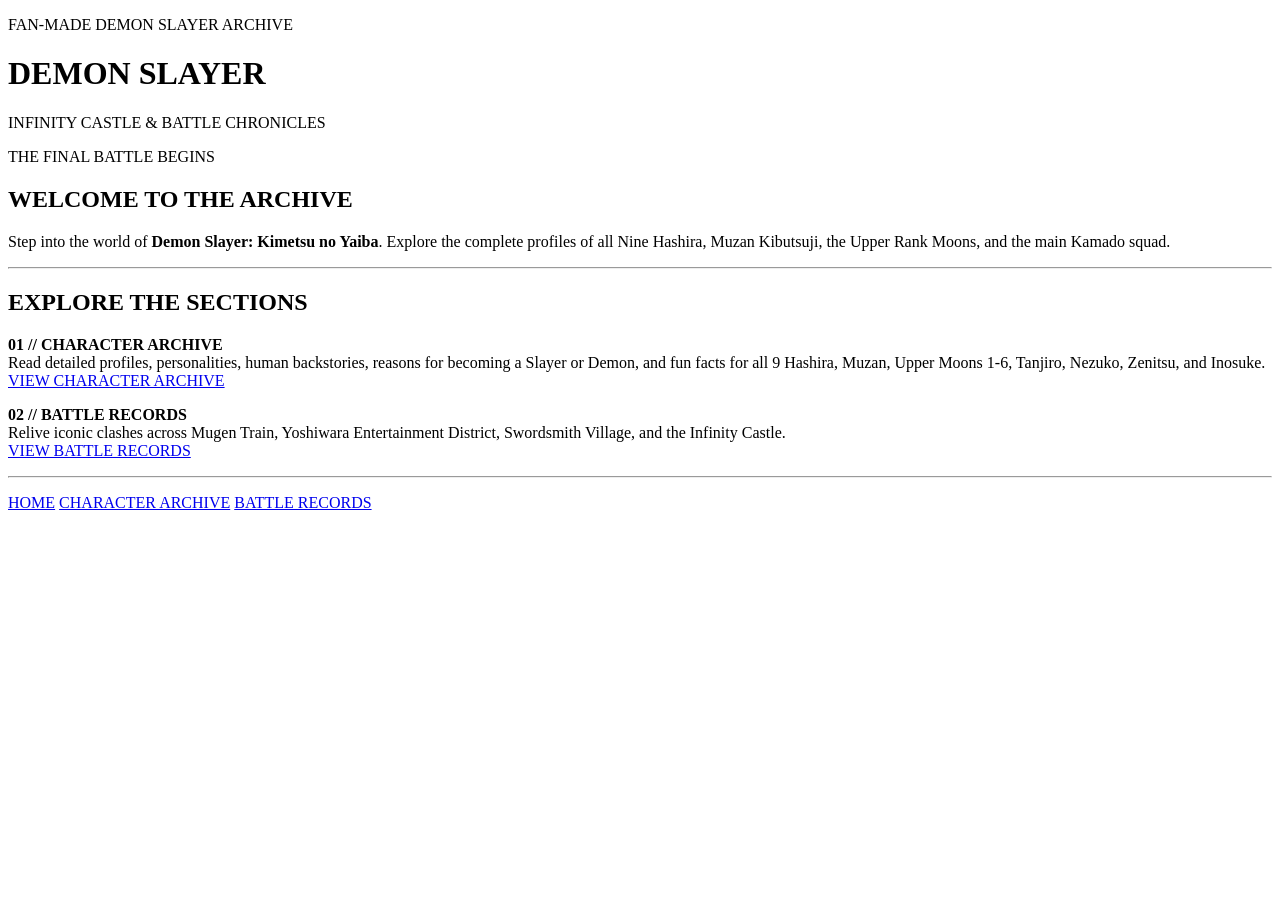
<file: index.html>
<!DOCTYPE html>
<html lang="en">
<head>
    <meta charset="UTF-8">
    <title>Demon Slayer: Infinity Castle | Home</title>
    <link rel="icon" type="image/jpeg" href="spiderlily.jpg">
</head>
<body class="home-body">

    <header class="akaza-hero">
        <p class="small-title">FAN-MADE DEMON SLAYER ARCHIVE</p>
        <h1>DEMON SLAYER</h1>
        <p class="hero-subtitle">INFINITY CASTLE & BATTLE CHRONICLES</p>
    </header>

    <main>
        <p class="small-title">THE FINAL BATTLE BEGINS</p>
        <h2>WELCOME TO THE ARCHIVE</h2>
        <p class="intro">
            Step into the world of <strong>Demon Slayer: Kimetsu no Yaiba</strong>. Explore the complete profiles of all Nine Hashira, Muzan Kibutsuji, the Upper Rank Moons, and the main Kamado squad.
        </p>

        <hr>

        <h2>EXPLORE THE SECTIONS</h2>
        
        <p class="card-box">
            <strong class="card-title">01 // CHARACTER ARCHIVE</strong><br>
            Read detailed profiles, personalities, human backstories, reasons for becoming a Slayer or Demon, and fun facts for all 9 Hashira, Muzan, Upper Moons 1-6, Tanjiro, Nezuko, Zenitsu, and Inosuke.<br>
            <a href="About.html" class="archive-link">VIEW CHARACTER ARCHIVE</a>
        </p>

        <p class="card-box">
            <strong class="card-title">02 // BATTLE RECORDS</strong><br>
            Relive iconic clashes across Mugen Train, Yoshiwara Entertainment District, Swordsmith Village, and the Infinity Castle.<br>
            <a href="SHS-Days.html" class="archive-link">VIEW BATTLE RECORDS</a>
        </p>

        <hr>

  
        <p class="nav-bar">
            <a href="index.html" class="archive-link">HOME</a>
            <a href="About.html" class="archive-link">CHARACTER ARCHIVE</a>
            <a href="SHS-Days.html" class="archive-link">BATTLE RECORDS</a>
        </p>
    </main>

</body>
</html>
</file>
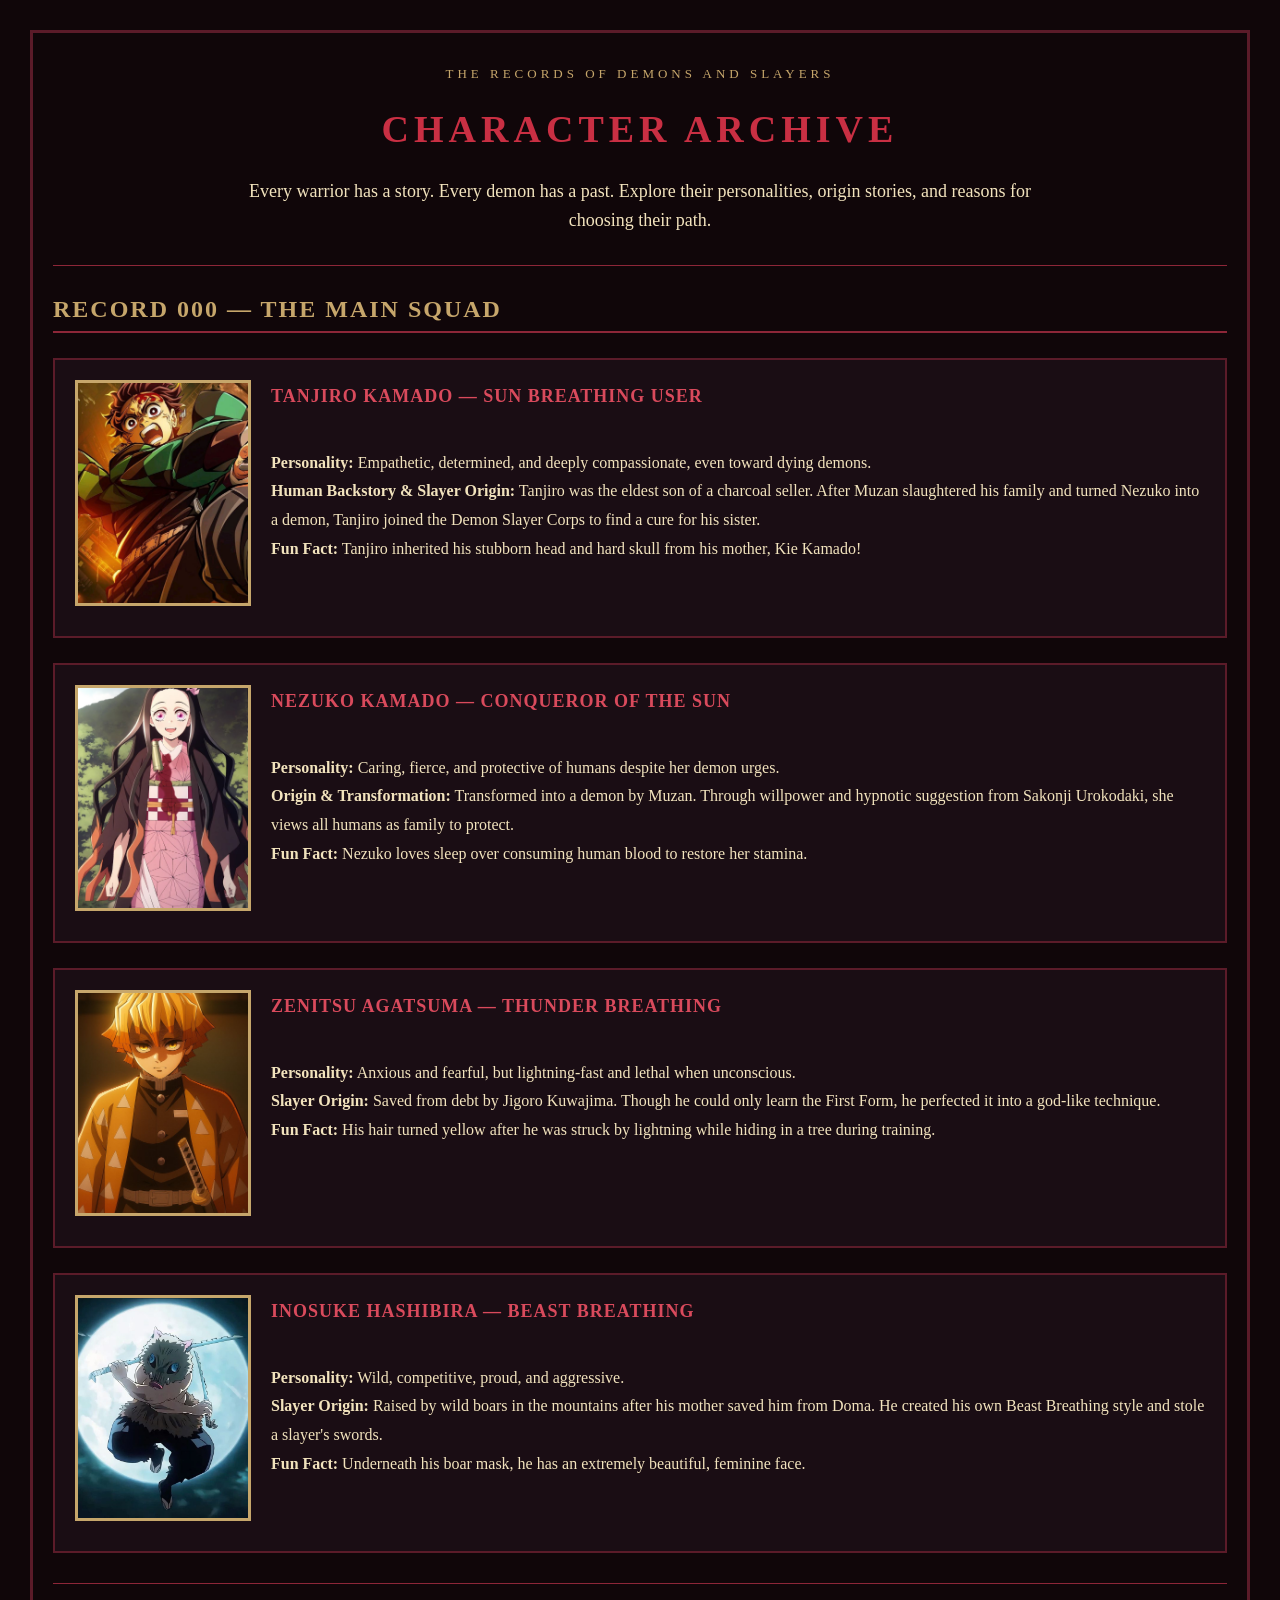
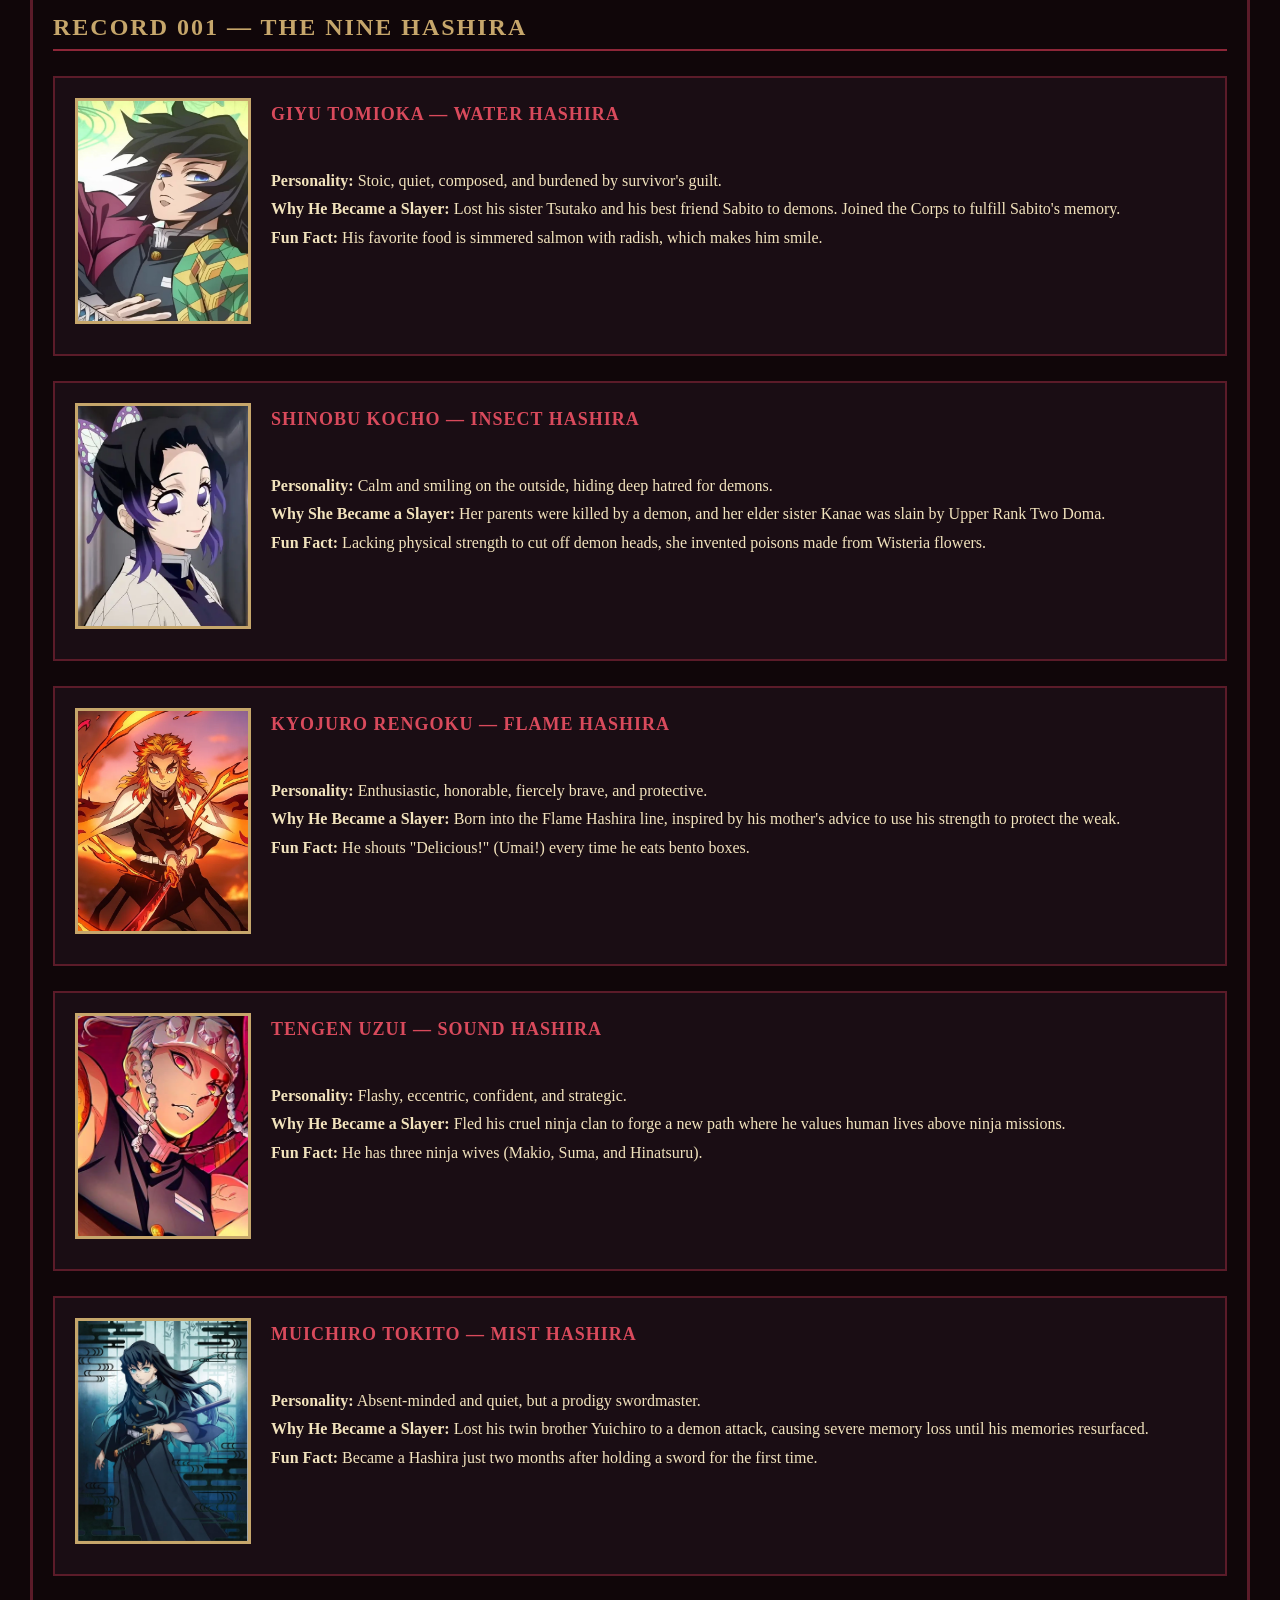
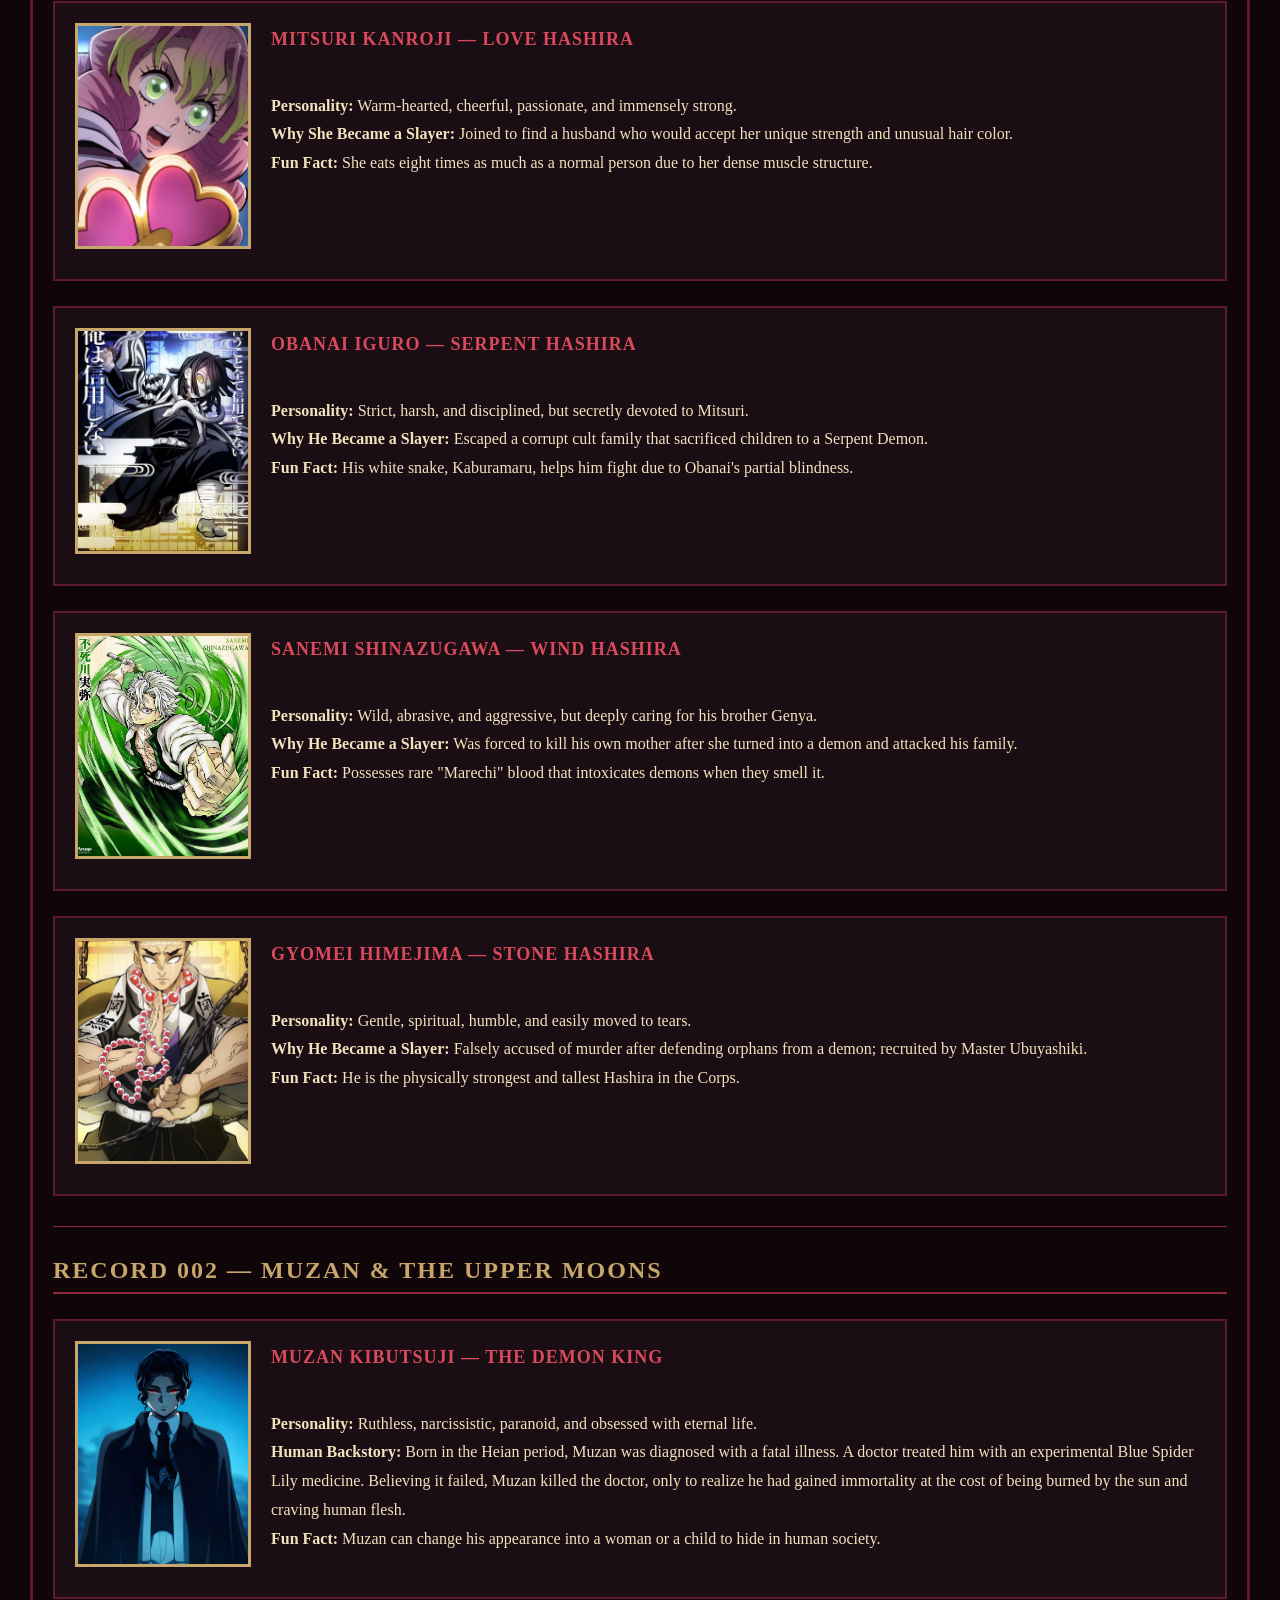
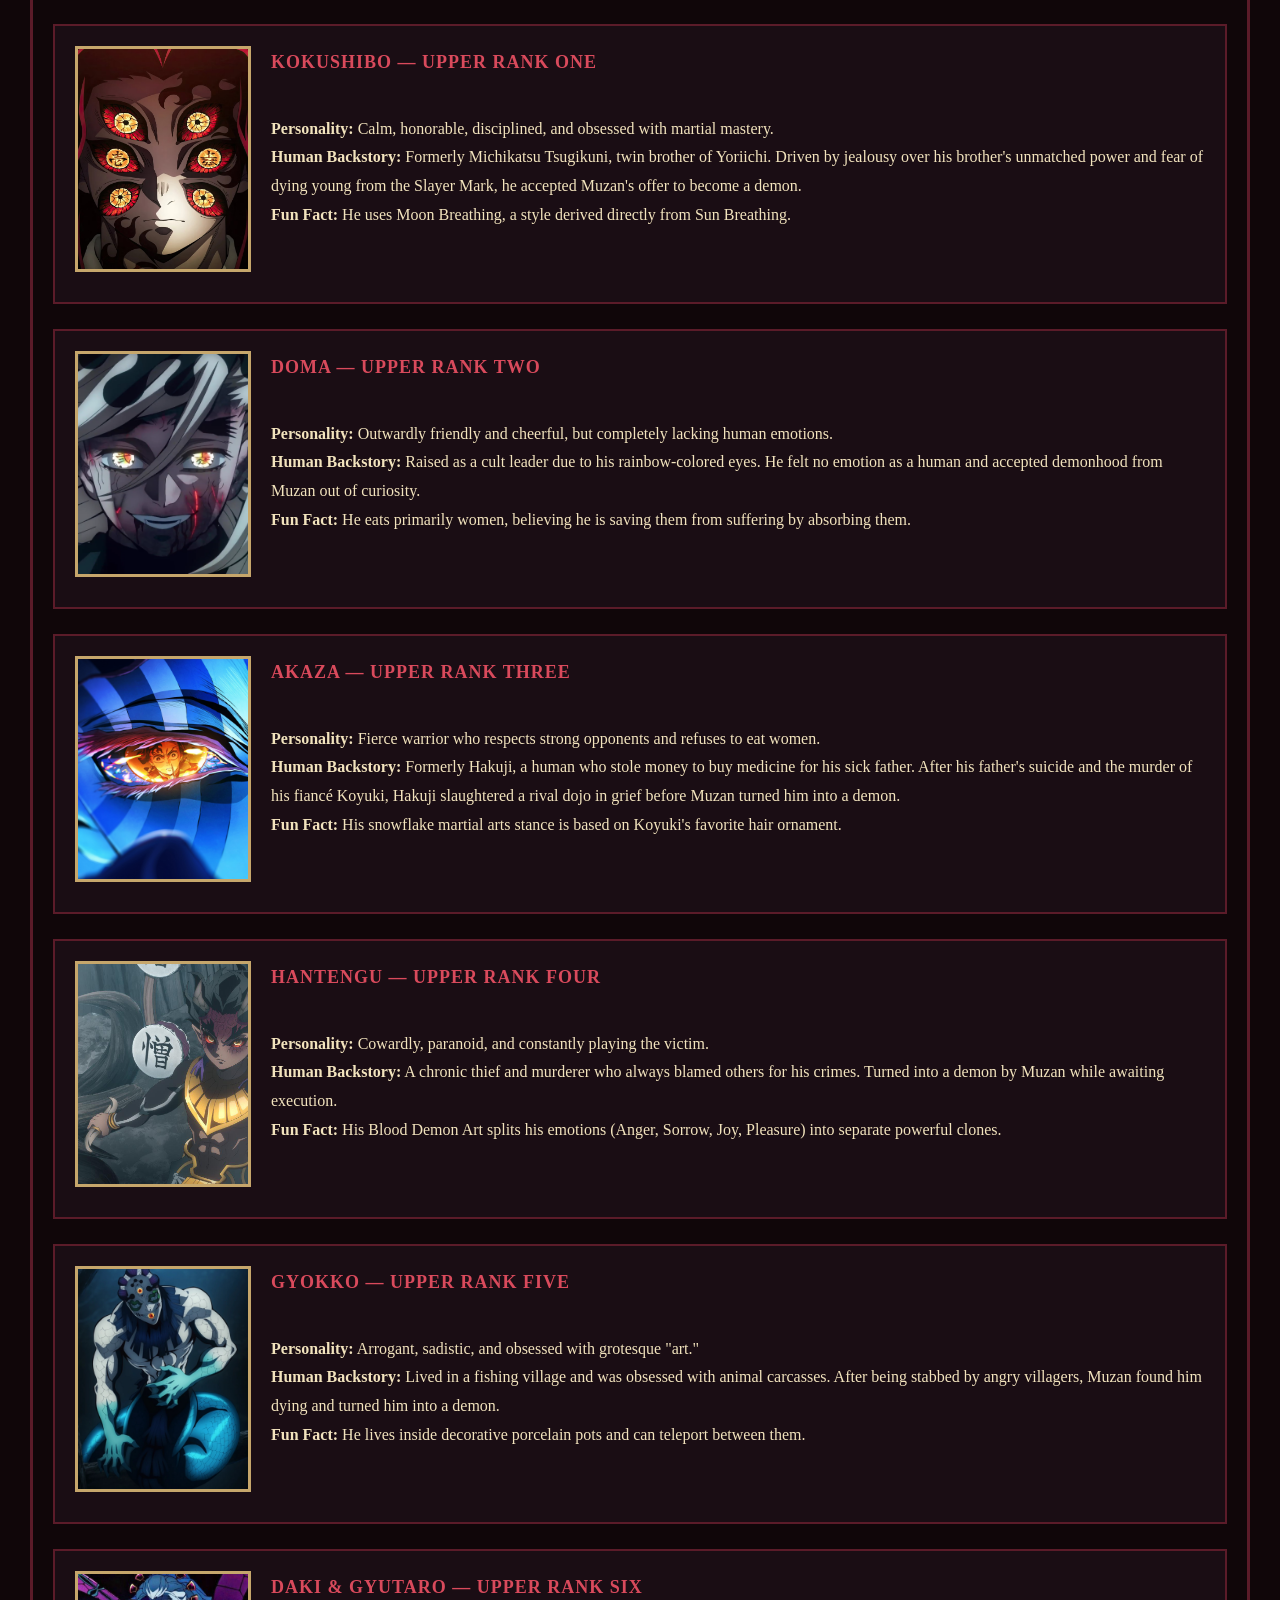
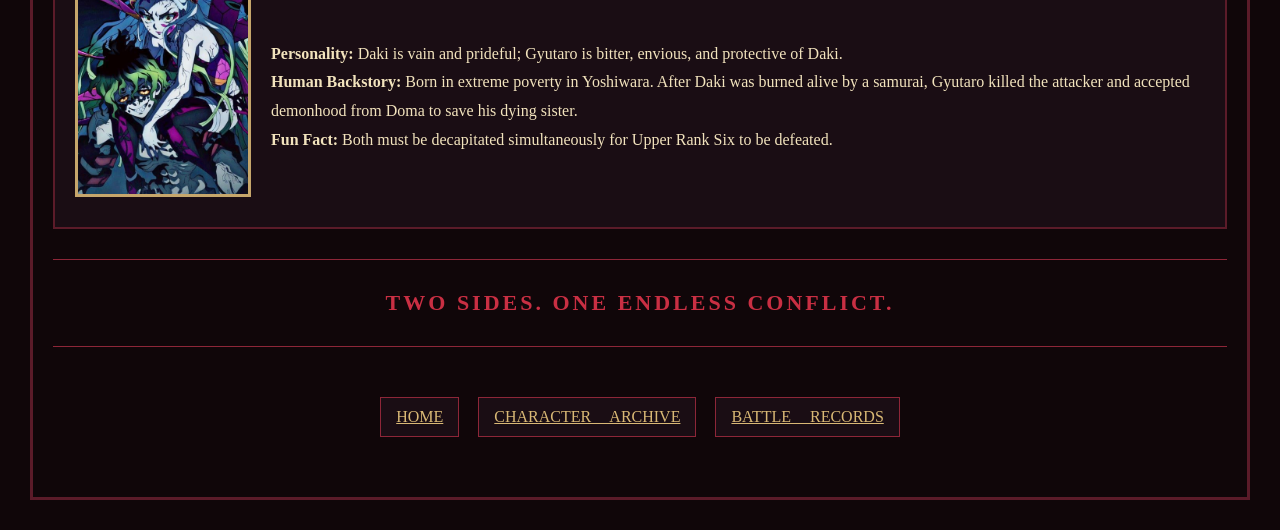
<file: About.html>
<!DOCTYPE html>
<html lang="en">
<head>
     <meta charset="UTF-8">
    <title>Demon Slayer: Infinity Castle | Home</title>
    <link rel="stylesheet" href="style.css">
    <link rel="icon" type="image/jpeg" href="spiderlily.jpg">
</head>
<body>

    <header>
        <p class="small-title">THE RECORDS OF DEMONS AND SLAYERS</p>
        <h1>CHARACTER ARCHIVE</h1>
        <p class="intro">
            Every warrior has a story. Every demon has a past. Explore their personalities, origin stories, and reasons for choosing their path.
        </p>
    </header>

    <main>
        <hr>

        <h2>RECORD 000 — THE MAIN SQUAD</h2>

        <p class="character-card">
            <img src="tanjiro.jpg" alt="Tanjiro Kamado" class="character-image">
            <strong class="character-heading">TANJIRO KAMADO — SUN BREATHING USER</strong><br>
            <strong>Personality:</strong> Empathetic, determined, and deeply compassionate, even toward dying demons.<br>
            <strong>Human Backstory & Slayer Origin:</strong> Tanjiro was the eldest son of a charcoal seller. After Muzan slaughtered his family and turned Nezuko into a demon, Tanjiro joined the Demon Slayer Corps to find a cure for his sister.<br>
            <strong>Fun Fact:</strong> Tanjiro inherited his stubborn head and hard skull from his mother, Kie Kamado!
        </p>

        <p class="character-card">
            <img src="nezuko.jpg" alt="Nezuko Kamado" class="character-image">
            <strong class="character-heading">NEZUKO KAMADO — CONQUEROR OF THE SUN</strong><br>
            <strong>Personality:</strong> Caring, fierce, and protective of humans despite her demon urges.<br>
            <strong>Origin & Transformation:</strong> Transformed into a demon by Muzan. Through willpower and hypnotic suggestion from Sakonji Urokodaki, she views all humans as family to protect.<br>
            <strong>Fun Fact:</strong> Nezuko loves sleep over consuming human blood to restore her stamina.
        </p>

        <p class="character-card">
            <img src="zenitsu.jpg" alt="Zenitsu Agatsuma" class="character-image">
            <strong class="character-heading">ZENITSU AGATSUMA — THUNDER BREATHING</strong><br>
            <strong>Personality:</strong> Anxious and fearful, but lightning-fast and lethal when unconscious.<br>
            <strong>Slayer Origin:</strong> Saved from debt by Jigoro Kuwajima. Though he could only learn the First Form, he perfected it into a god-like technique.<br>
            <strong>Fun Fact:</strong> His hair turned yellow after he was struck by lightning while hiding in a tree during training.
        </p>

        <p class="character-card">
            <img src="inosuke.jpg" alt="Inosuke Hashibira" class="character-image">
            <strong class="character-heading">INOSUKE HASHIBIRA — BEAST BREATHING</strong><br>
            <strong>Personality:</strong> Wild, competitive, proud, and aggressive.<br>
            <strong>Slayer Origin:</strong> Raised by wild boars in the mountains after his mother saved him from Doma. He created his own Beast Breathing style and stole a slayer's swords.<br>
            <strong>Fun Fact:</strong> Underneath his boar mask, he has an extremely beautiful, feminine face.
        </p>

        <hr>

        <h2>RECORD 001 — THE NINE HASHIRA</h2>

        <p class="character-card">
            <img src="giyu.jpg" alt="Giyu Tomioka" class="character-image">
            <strong class="character-heading">GIYU TOMIOKA — WATER HASHIRA</strong><br>
            <strong>Personality:</strong> Stoic, quiet, composed, and burdened by survivor's guilt.<br>
            <strong>Why He Became a Slayer:</strong> Lost his sister Tsutako and his best friend Sabito to demons. Joined the Corps to fulfill Sabito's memory.<br>
            <strong>Fun Fact:</strong> His favorite food is simmered salmon with radish, which makes him smile.
        </p>

        <p class="character-card">
            <img src="shinobu.jpg" alt="Shinobu Kocho" class="character-image">
            <strong class="character-heading">SHINOBU KOCHO — INSECT HASHIRA</strong><br>
            <strong>Personality:</strong> Calm and smiling on the outside, hiding deep hatred for demons.<br>
            <strong>Why She Became a Slayer:</strong> Her parents were killed by a demon, and her elder sister Kanae was slain by Upper Rank Two Doma.<br>
            <strong>Fun Fact:</strong> Lacking physical strength to cut off demon heads, she invented poisons made from Wisteria flowers.
        </p>

        <p class="character-card">
            <img src="rengoku.jpg" alt="Kyojuro Rengoku" class="character-image">
            <strong class="character-heading">KYOJURO RENGOKU — FLAME HASHIRA</strong><br>
            <strong>Personality:</strong> Enthusiastic, honorable, fiercely brave, and protective.<br>
            <strong>Why He Became a Slayer:</strong> Born into the Flame Hashira line, inspired by his mother's advice to use his strength to protect the weak.<br>
            <strong>Fun Fact:</strong> He shouts "Delicious!" (Umai!) every time he eats bento boxes.
        </p>

        <p class="character-card">
            <img src="tengen.jpg" alt="Tengen Uzui" class="character-image">
            <strong class="character-heading">TENGEN UZUI — SOUND HASHIRA</strong><br>
            <strong>Personality:</strong> Flashy, eccentric, confident, and strategic.<br>
            <strong>Why He Became a Slayer:</strong> Fled his cruel ninja clan to forge a new path where he values human lives above ninja missions.<br>
            <strong>Fun Fact:</strong> He has three ninja wives (Makio, Suma, and Hinatsuru).
        </p>

        <p class="character-card">
            <img src="tokito.jpg" alt="Muichiro Tokito" class="character-image">
            <strong class="character-heading">MUICHIRO TOKITO — MIST HASHIRA</strong><br>
            <strong>Personality:</strong> Absent-minded and quiet, but a prodigy swordmaster.<br>
            <strong>Why He Became a Slayer:</strong> Lost his twin brother Yuichiro to a demon attack, causing severe memory loss until his memories resurfaced.<br>
            <strong>Fun Fact:</strong> Became a Hashira just two months after holding a sword for the first time.
        </p>

        <p class="character-card">
            <img src="Mitsuri.jpg" alt="Mitsuri Kanroji" class="character-image">
            <strong class="character-heading">MITSURI KANROJI — LOVE HASHIRA</strong><br>
            <strong>Personality:</strong> Warm-hearted, cheerful, passionate, and immensely strong.<br>
            <strong>Why She Became a Slayer:</strong> Joined to find a husband who would accept her unique strength and unusual hair color.<br>
            <strong>Fun Fact:</strong> She eats eight times as much as a normal person due to her dense muscle structure.
        </p>

        <p class="character-card">
            <img src="obanai.jpg" alt="Obanai Iguro" class="character-image">
            <strong class="character-heading">OBANAI IGURO — SERPENT HASHIRA</strong><br>
            <strong>Personality:</strong> Strict, harsh, and disciplined, but secretly devoted to Mitsuri.<br>
            <strong>Why He Became a Slayer:</strong> Escaped a corrupt cult family that sacrificed children to a Serpent Demon.<br>
            <strong>Fun Fact:</strong> His white snake, Kaburamaru, helps him fight due to Obanai's partial blindness.
        </p>

        <p class="character-card">
            <img src="sanemi.jpg" alt="Sanemi Shinazugawa" class="character-image">
            <strong class="character-heading">SANEMI SHINAZUGAWA — WIND HASHIRA</strong><br>
            <strong>Personality:</strong> Wild, abrasive, and aggressive, but deeply caring for his brother Genya.<br>
            <strong>Why He Became a Slayer:</strong> Was forced to kill his own mother after she turned into a demon and attacked his family.<br>
            <strong>Fun Fact:</strong> Possesses rare "Marechi" blood that intoxicates demons when they smell it.
        </p>

        <p class="character-card">
            <img src="gyomei.jpg" alt="Gyomei Himejima" class="character-image">
            <strong class="character-heading">GYOMEI HIMEJIMA — STONE HASHIRA</strong><br>
            <strong>Personality:</strong> Gentle, spiritual, humble, and easily moved to tears.<br>
            <strong>Why He Became a Slayer:</strong> Falsely accused of murder after defending orphans from a demon; recruited by Master Ubuyashiki.<br>
            <strong>Fun Fact:</strong> He is the physically strongest and tallest Hashira in the Corps.
        </p>

        <hr>

        <h2>RECORD 002 — MUZAN & THE UPPER MOONS</h2>

        <p class="character-card">
            <img src="muzan.jpg" alt="Muzan Kibutsuji" class="character-image">
            <strong class="character-heading">MUZAN KIBUTSUJI — THE DEMON KING</strong><br>
            <strong>Personality:</strong> Ruthless, narcissistic, paranoid, and obsessed with eternal life.<br>
            <strong>Human Backstory:</strong> Born in the Heian period, Muzan was diagnosed with a fatal illness. A doctor treated him with an experimental Blue Spider Lily medicine. Believing it failed, Muzan killed the doctor, only to realize he had gained immortality at the cost of being burned by the sun and craving human flesh.<br>
            <strong>Fun Fact:</strong> Muzan can change his appearance into a woman or a child to hide in human society.
        </p>

        <p class="character-card">
            <img src="kokushibo.jpg" alt="Kokushibo" class="character-image">
            <strong class="character-heading">KOKUSHIBO — UPPER RANK ONE</strong><br>
            <strong>Personality:</strong> Calm, honorable, disciplined, and obsessed with martial mastery.<br>
            <strong>Human Backstory:</strong> Formerly Michikatsu Tsugikuni, twin brother of Yoriichi. Driven by jealousy over his brother's unmatched power and fear of dying young from the Slayer Mark, he accepted Muzan's offer to become a demon.<br>
            <strong>Fun Fact:</strong> He uses Moon Breathing, a style derived directly from Sun Breathing.
        </p>

        <p class="character-card">
            <img src="douma.jpg" alt="Doma" class="character-image">
            <strong class="character-heading">DOMA — UPPER RANK TWO</strong><br>
            <strong>Personality:</strong> Outwardly friendly and cheerful, but completely lacking human emotions.<br>
            <strong>Human Backstory:</strong> Raised as a cult leader due to his rainbow-colored eyes. He felt no emotion as a human and accepted demonhood from Muzan out of curiosity.<br>
            <strong>Fun Fact:</strong> He eats primarily women, believing he is saving them from suffering by absorbing them.
        </p>

        <p class="character-card">
            <img src="akz.jpg" alt="Akaza" class="character-image">
            <strong class="character-heading">AKAZA — UPPER RANK THREE</strong><br>
            <strong>Personality:</strong> Fierce warrior who respects strong opponents and refuses to eat women.<br>
            <strong>Human Backstory:</strong> Formerly Hakuji, a human who stole money to buy medicine for his sick father. After his father's suicide and the murder of his fiancé Koyuki, Hakuji slaughtered a rival dojo in grief before Muzan turned him into a demon.<br>
            <strong>Fun Fact:</strong> His snowflake martial arts stance is based on Koyuki's favorite hair ornament.
        </p>

        <p class="character-card">
            <img src="hantegu.jpg" alt="Hantengu" class="character-image">
            <strong class="character-heading">HANTENGU — UPPER RANK FOUR</strong><br>
            <strong>Personality:</strong> Cowardly, paranoid, and constantly playing the victim.<br>
            <strong>Human Backstory:</strong> A chronic thief and murderer who always blamed others for his crimes. Turned into a demon by Muzan while awaiting execution.<br>
            <strong>Fun Fact:</strong> His Blood Demon Art splits his emotions (Anger, Sorrow, Joy, Pleasure) into separate powerful clones.
        </p>

        <p class="character-card">
            <img src="kyokko.jpg" alt="Gyokko" class="character-image">
            <strong class="character-heading">GYOKKO — UPPER RANK FIVE</strong><br>
            <strong>Personality:</strong> Arrogant, sadistic, and obsessed with grotesque "art."<br>
            <strong>Human Backstory:</strong> Lived in a fishing village and was obsessed with animal carcasses. After being stabbed by angry villagers, Muzan found him dying and turned him into a demon.<br>
            <strong>Fun Fact:</strong> He lives inside decorative porcelain pots and can teleport between them.
        </p>

        <p class="character-card">
            <img src="dakiandgyutaro.jpg" alt="Daki and Gyutaro" class="character-image">
            <strong class="character-heading">DAKI & GYUTARO — UPPER RANK SIX</strong><br>
            <strong>Personality:</strong> Daki is vain and prideful; Gyutaro is bitter, envious, and protective of Daki.<br>
            <strong>Human Backstory:</strong> Born in extreme poverty in Yoshiwara. After Daki was burned alive by a samurai, Gyutaro killed the attacker and accepted demonhood from Doma to save his dying sister.<br>
            <strong>Fun Fact:</strong> Both must be decapitated simultaneously for Upper Rank Six to be defeated.
        </p>

        <hr>

        <p class="ending">TWO SIDES. ONE ENDLESS CONFLICT.</p>

        <hr>

        <p class="nav-bar">
            <a href="index.html" class="archive-link">HOME</a>
            <a href="About.html" class="archive-link">CHARACTER ARCHIVE</a>
            <a href="SHS-Days.html" class="archive-link">BATTLE RECORDS</a>
        </p>
    </main>
</body>
</html>
</file>
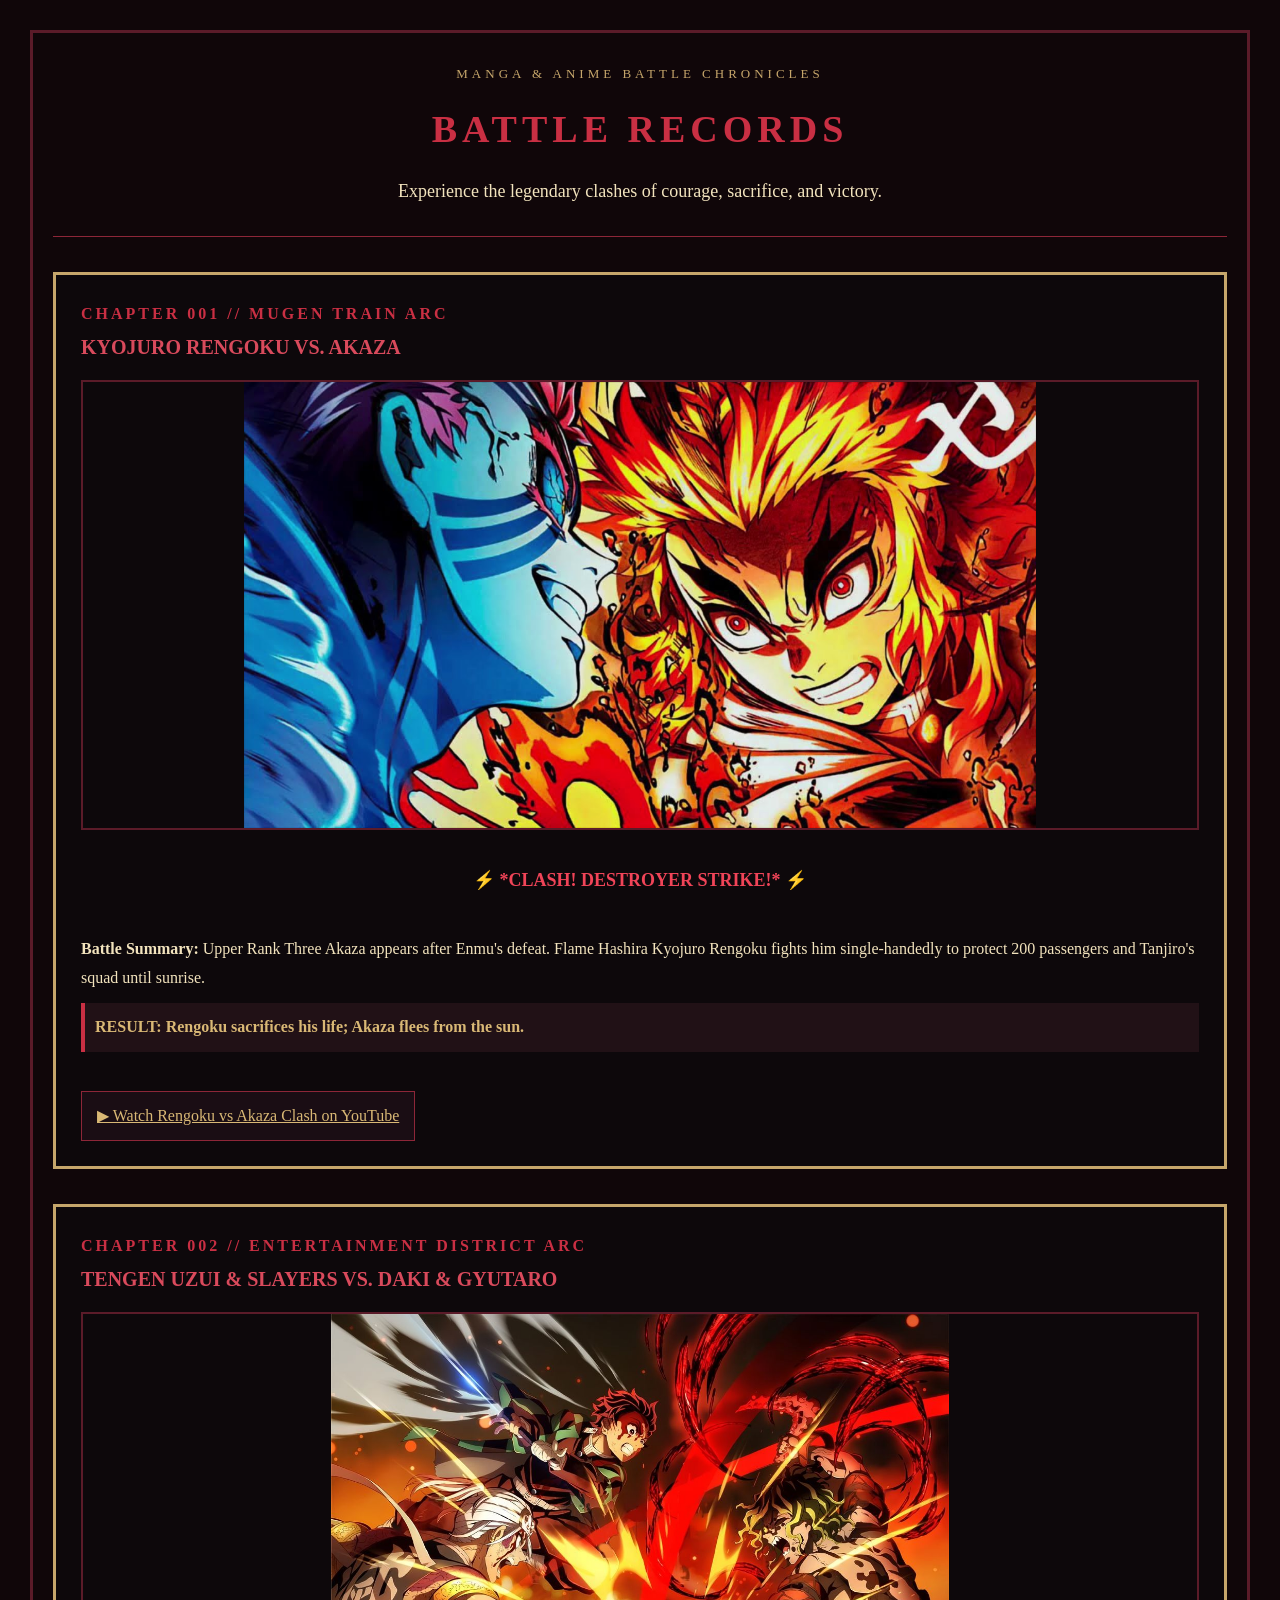
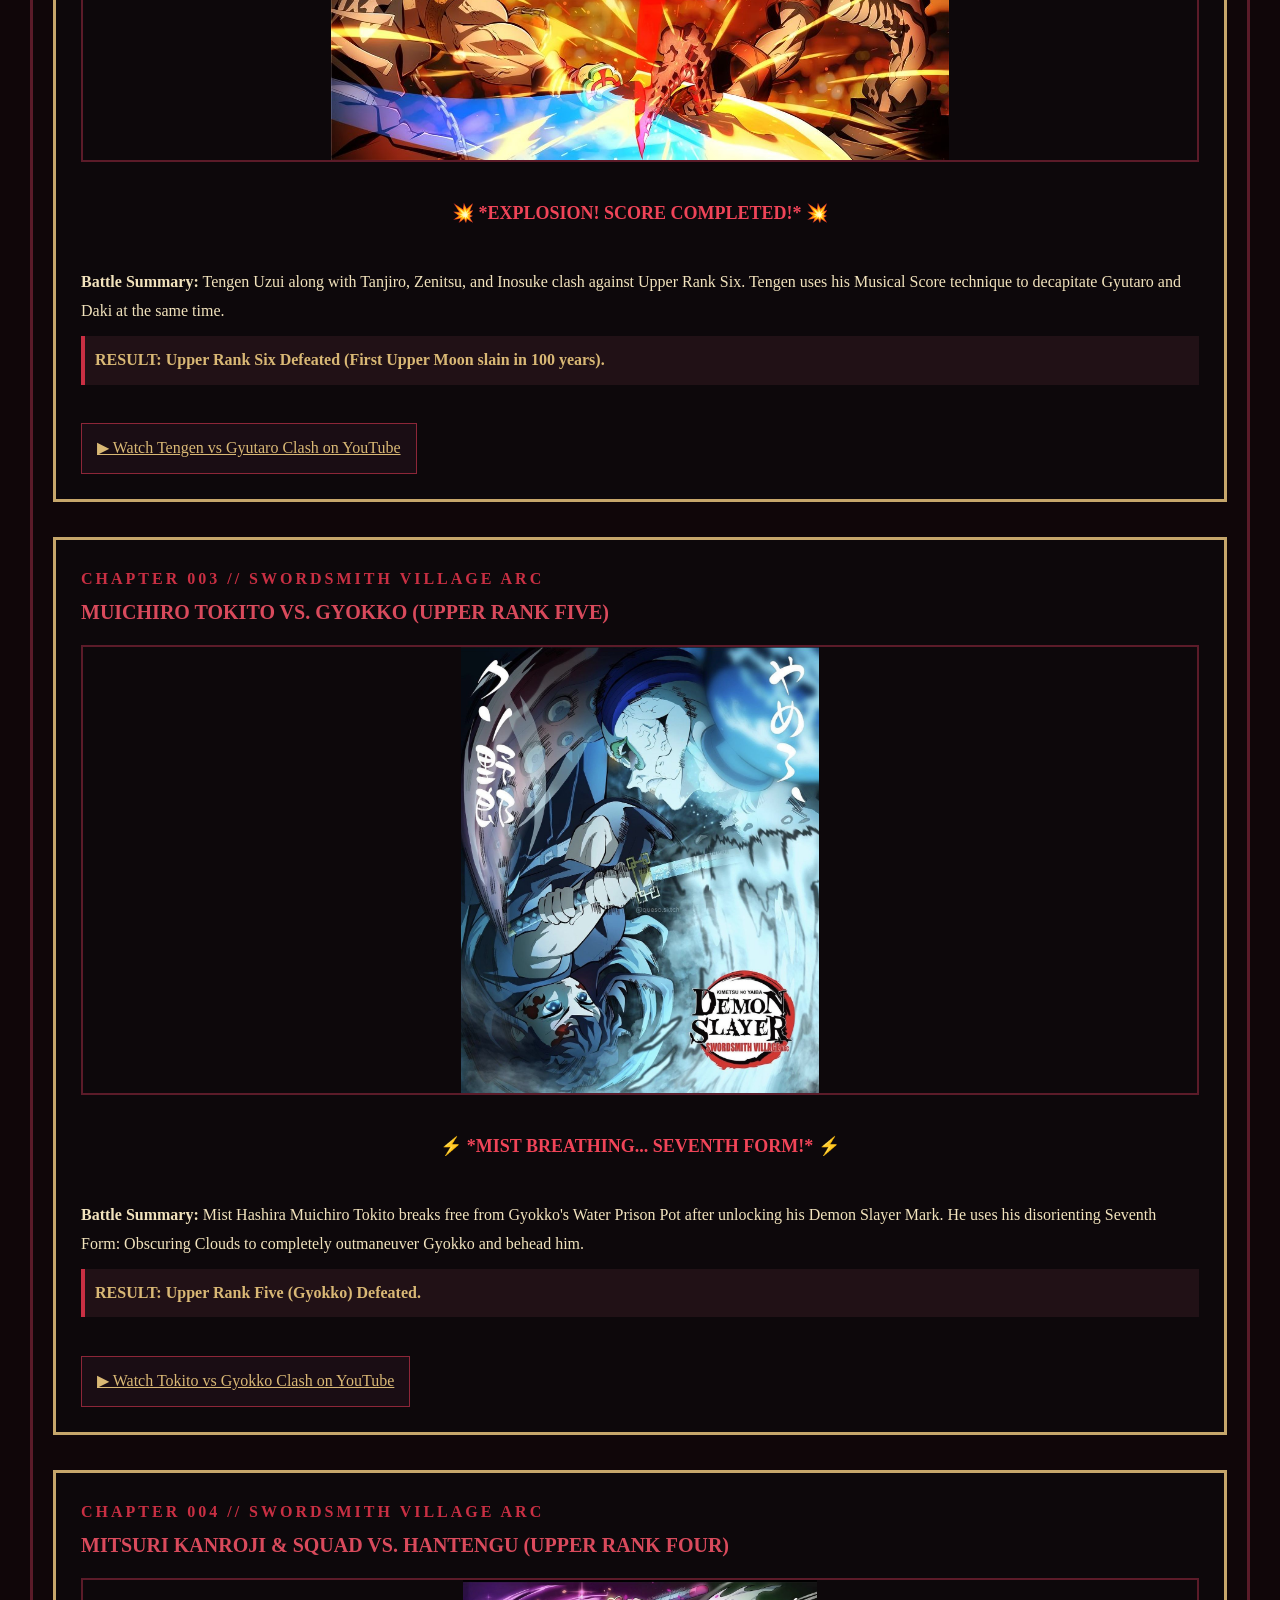
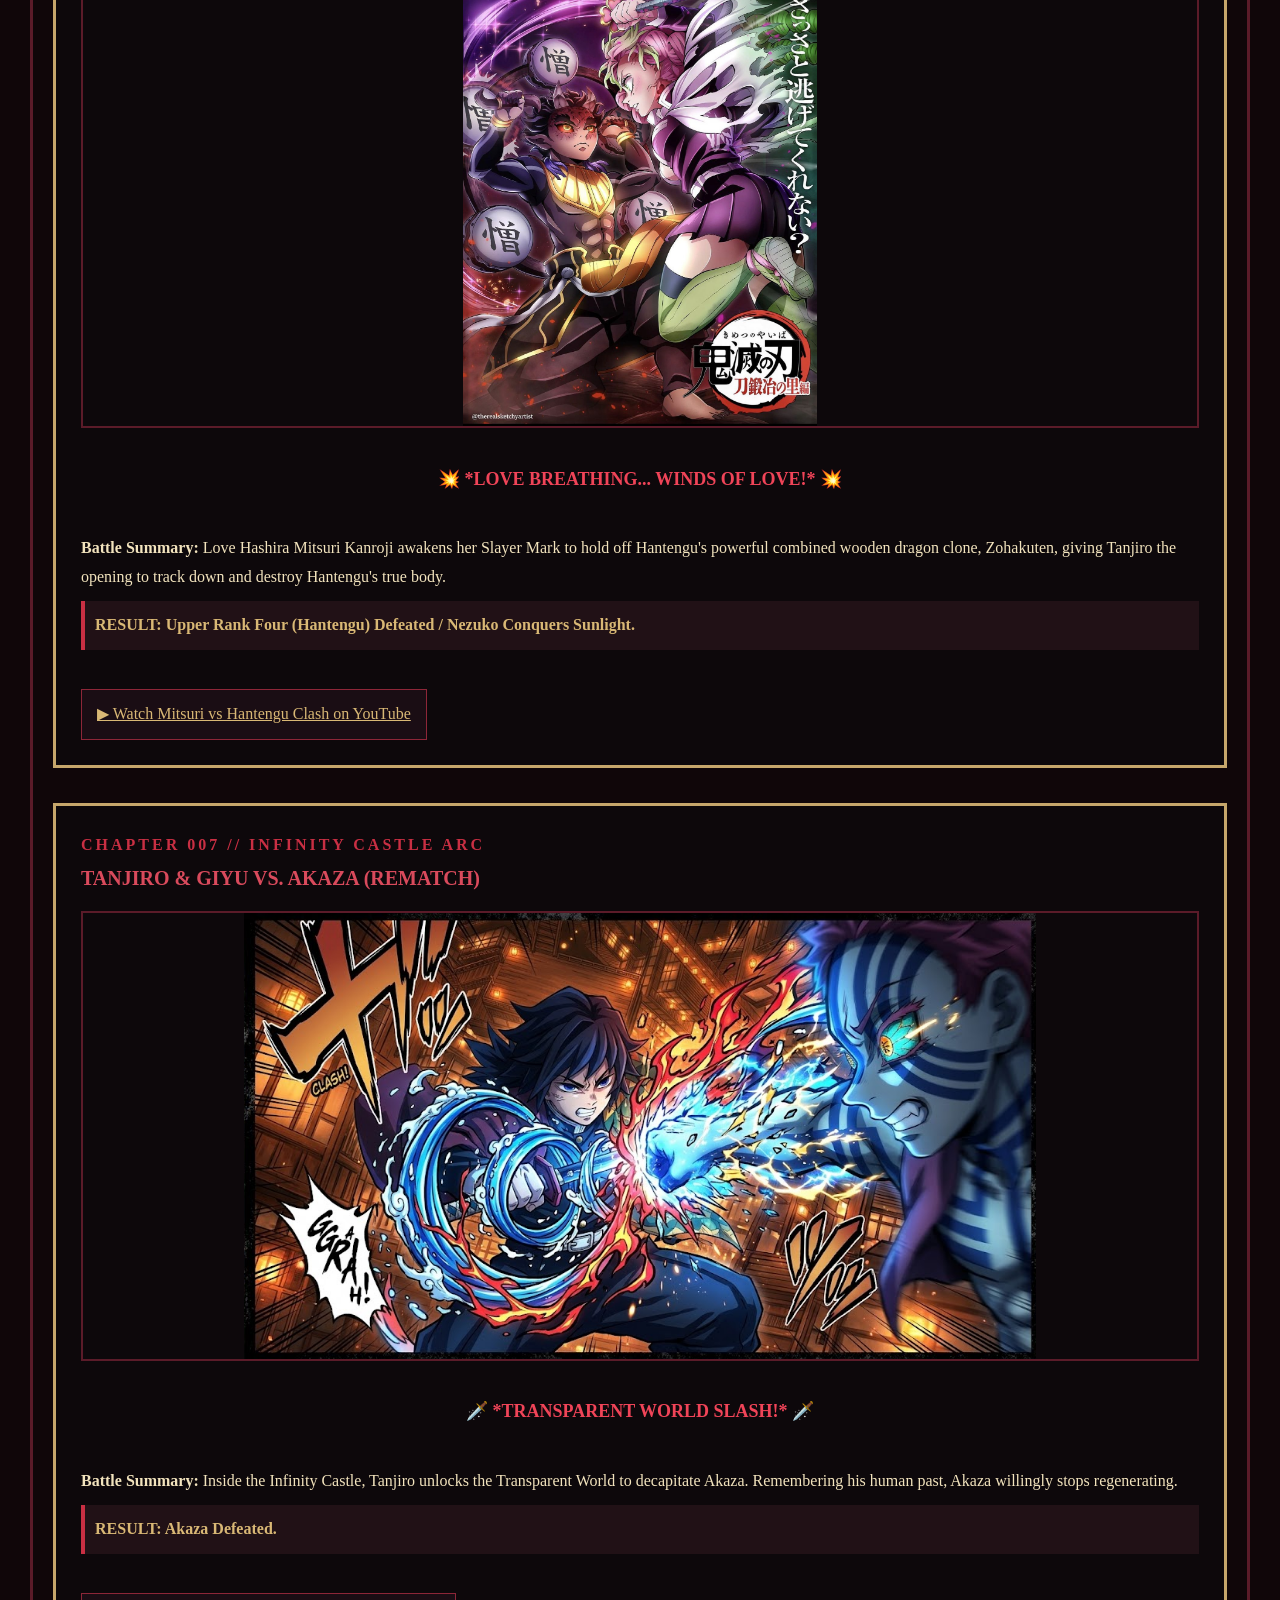
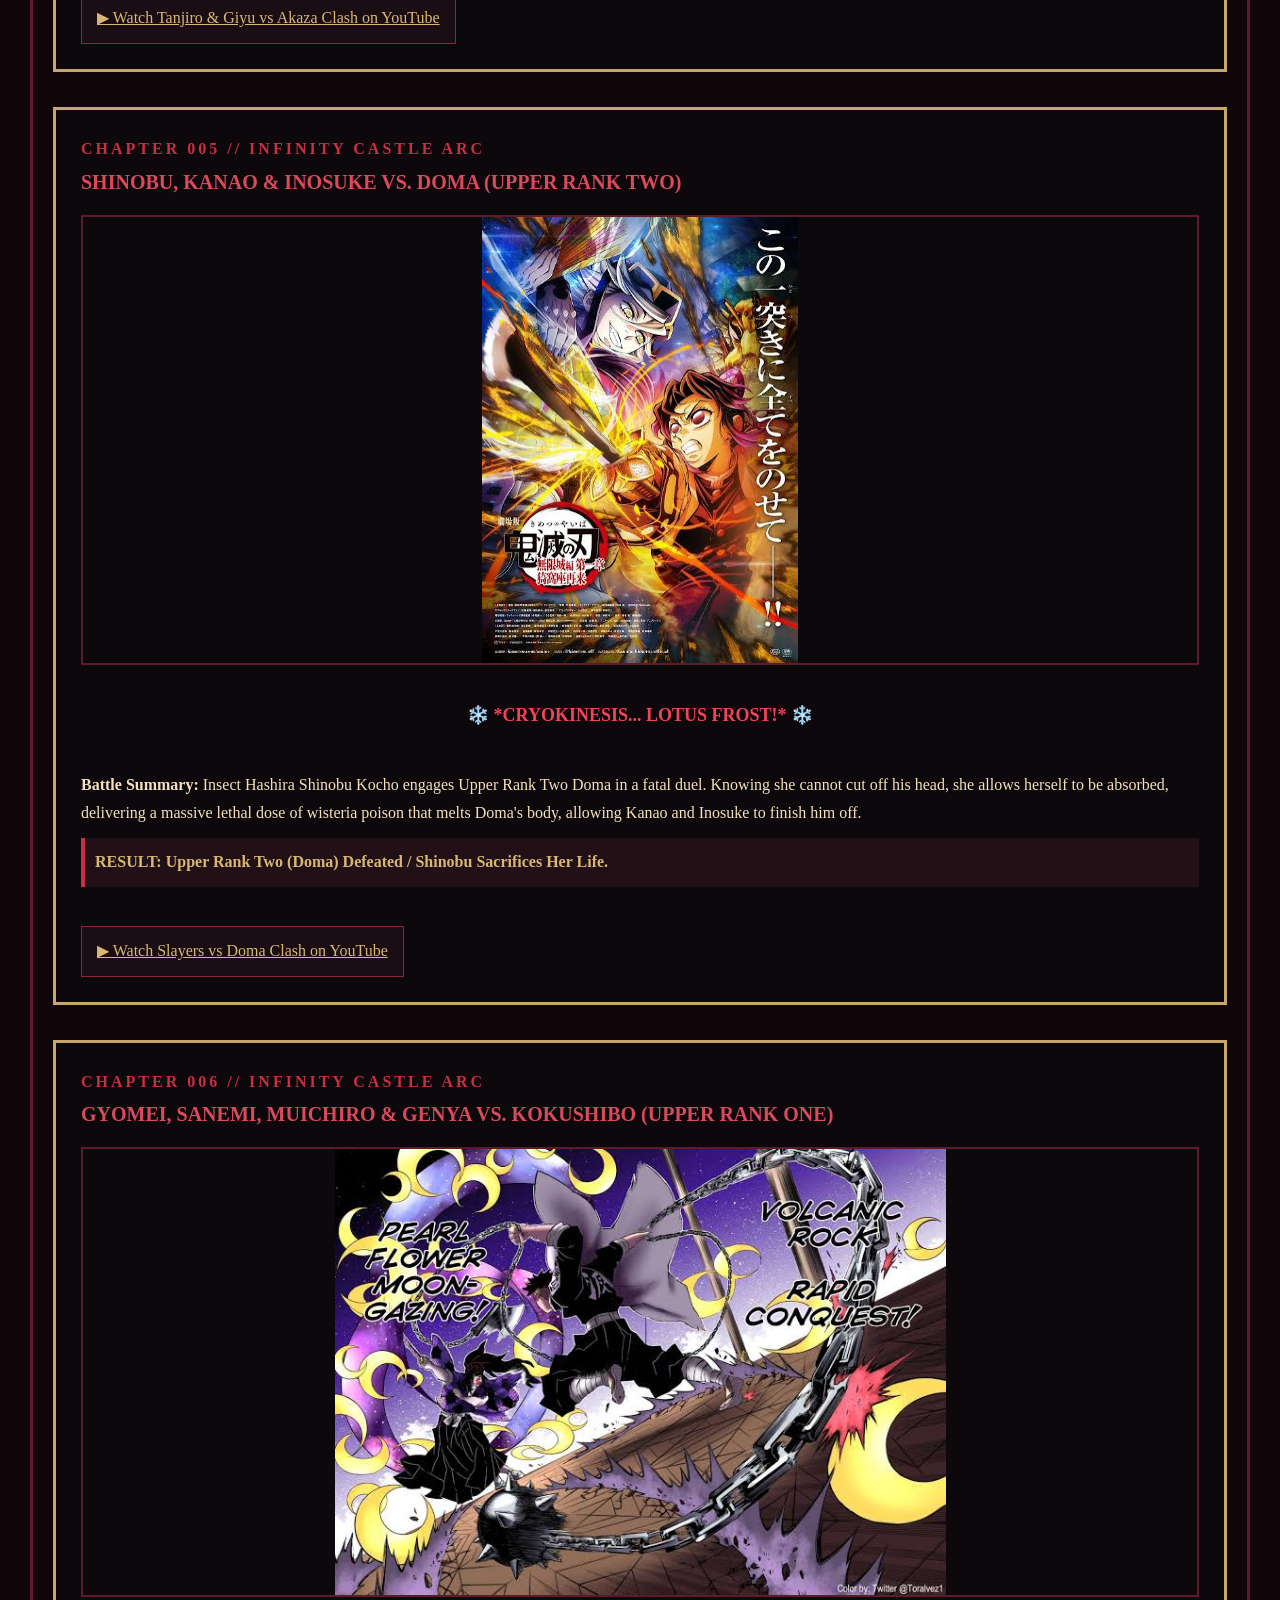
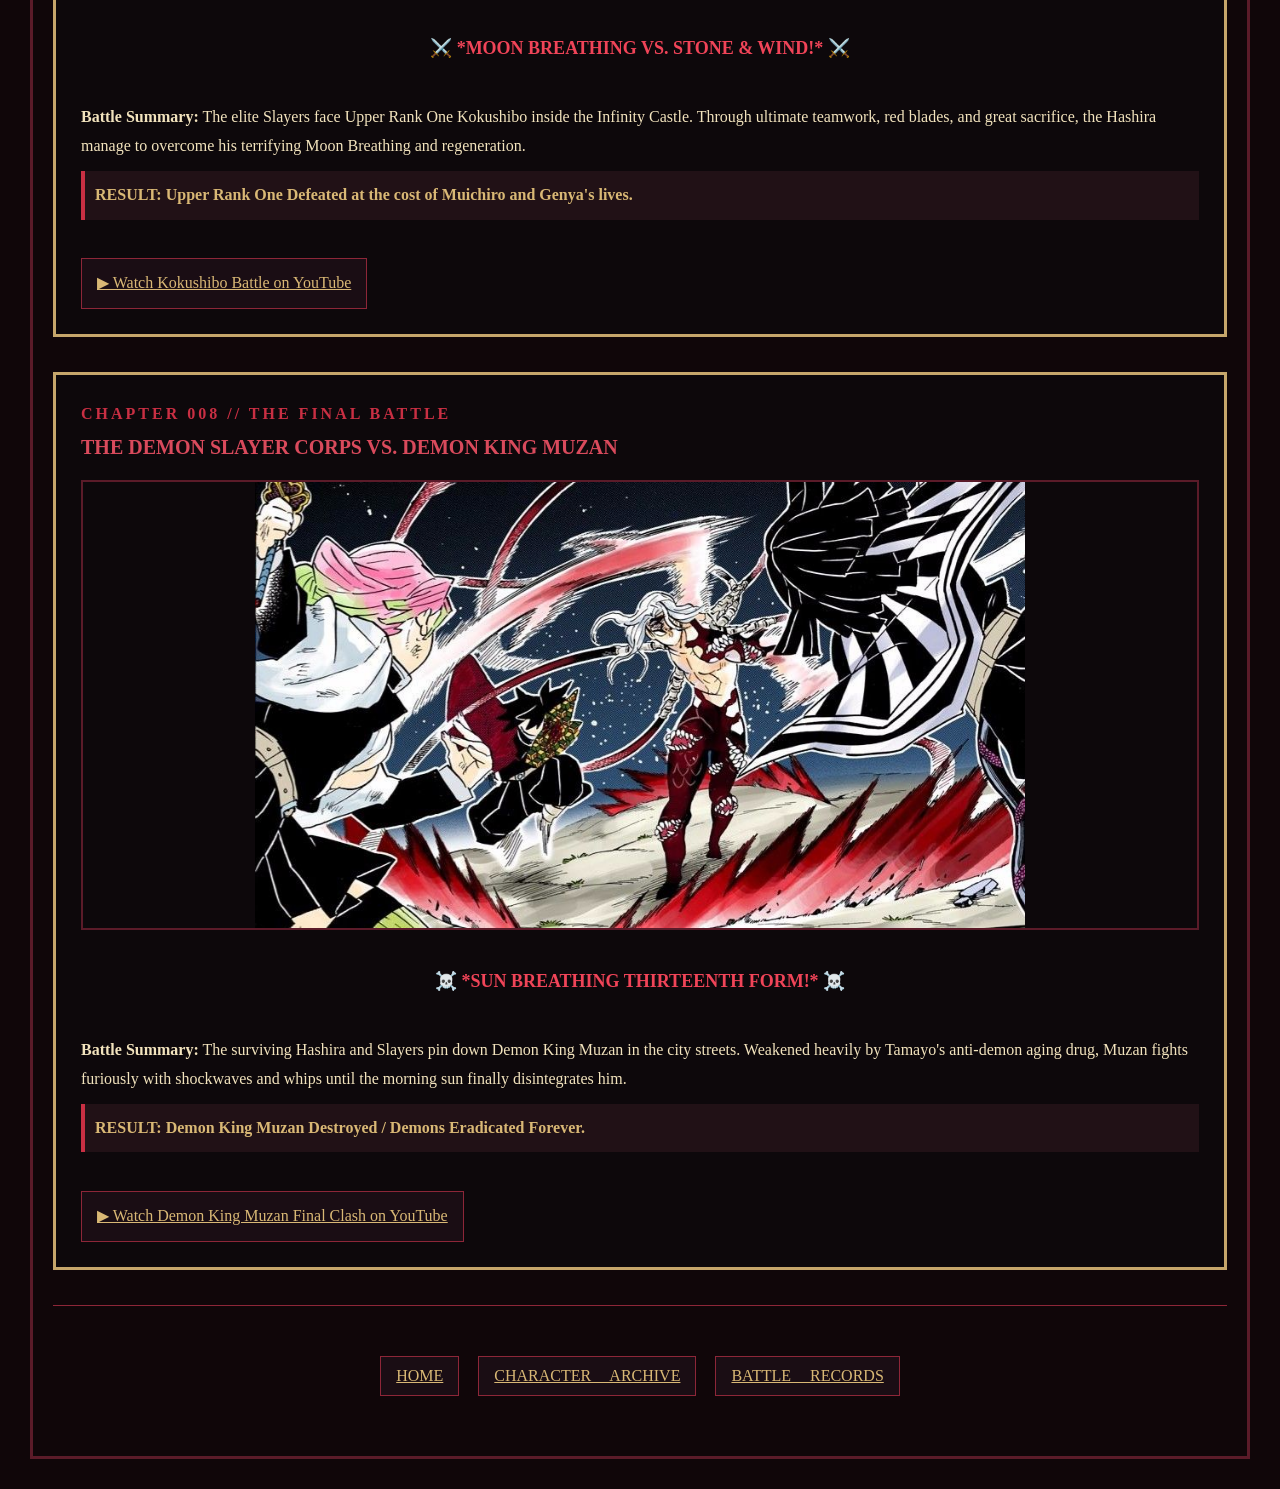
<file: SHS-Days.html>
<!DOCTYPE html>
<html lang="en">
<head>
    <meta charset="UTF-8">
    <title>Demon Slayer: Infinity Castle | Home</title>
    <link rel="stylesheet" href="style.css">
    <link rel="icon" type="image/jpeg" href="spiderlily.jpg">
</head>
<body>

    <header>
        <p class="small-title">MANGA & ANIME BATTLE CHRONICLES</p>
        <h1>BATTLE RECORDS</h1>
        <p class="intro">
            Experience the legendary clashes of courage, sacrifice, and victory.
        </p>
    </header>

    <main>
        <hr>

        <p class="manga-page">
            <strong class="manga-chapter-tag">CHAPTER 001 // MUGEN TRAIN ARC</strong><br>
            <strong class="battle-title">KYOJURO RENGOKU VS. AKAZA</strong><br>
            <img src="rengokuvsakaza.jpg" alt="Rengoku vs Akaza" class="manga-panel-img"><br>
            <strong class="manga-sfx">⚡ *CLASH! DESTROYER STRIKE!* ⚡</strong><br>
            <strong>Battle Summary:</strong> Upper Rank Three Akaza appears after Enmu's defeat. Flame Hashira Kyojuro Rengoku fights him single-handedly to protect 200 passengers and Tanjiro's squad until sunrise.<br>
            <strong class="result">RESULT: Rengoku sacrifices his life; Akaza flees from the sun.</strong><br>
            <a href="https://youtube.com/shorts/6Qp2VDIOF1M?si=SegnEewOr1jjhoT6" target="_blank" class="archive-link">▶ Watch Rengoku vs Akaza Clash on YouTube</a>
        </p>

        <p class="manga-page">
            <strong class="manga-chapter-tag">CHAPTER 002 // ENTERTAINMENT DISTRICT ARC</strong><br>
            <strong class="battle-title">TENGEN UZUI & SLAYERS VS. DAKI & GYUTARO</strong><br>
            <img src="uzuivsgyu.jpg" alt="Tengen vs Gyutaro" class="manga-panel-img"><br>
            <strong class="manga-sfx">💥 *EXPLOSION! SCORE COMPLETED!* 💥</strong><br>
            <strong>Battle Summary:</strong> Tengen Uzui along with Tanjiro, Zenitsu, and Inosuke clash against Upper Rank Six. Tengen uses his Musical Score technique to decapitate Gyutaro and Daki at the same time.<br>
            <strong class="result">RESULT: Upper Rank Six Defeated (First Upper Moon slain in 100 years).</strong><br>
            <a href="https://youtube.com/shorts/u6NJ1tqWWg0?si=_f6NqFdXfzdUn2tr" target="_blank" class="archive-link">▶ Watch Tengen vs Gyutaro Clash on YouTube</a>
        </p>

        <p class="manga-page">
            <strong class="manga-chapter-tag">CHAPTER 003 // SWORDSMITH VILLAGE ARC</strong><br>
            <strong class="battle-title">MUICHIRO TOKITO VS. GYOKKO (UPPER RANK FIVE)</strong><br>
            <img src="tokitovs.jpg" alt="Muichiro Tokito vs Gyokko" class="manga-panel-img"><br>
            <strong class="manga-sfx">⚡ *MIST BREATHING... SEVENTH FORM!* ⚡</strong><br>
            <strong>Battle Summary:</strong> Mist Hashira Muichiro Tokito breaks free from Gyokko's Water Prison Pot after unlocking his Demon Slayer Mark. He uses his disorienting Seventh Form: Obscuring Clouds to completely outmaneuver Gyokko and behead him.<br>
            <strong class="result">RESULT: Upper Rank Five (Gyokko) Defeated.</strong><br>
            <a href="https://youtu.be/MzlvhuoxVhg?si=wXlvHPpEJ3-qoRVS" target="_blank" class="archive-link">▶ Watch Tokito vs Gyokko Clash on YouTube</a>
        </p>

        <p class="manga-page">
            <strong class="manga-chapter-tag">CHAPTER 004 // SWORDSMITH VILLAGE ARC</strong><br>
            <strong class="battle-title">MITSURI KANROJI & SQUAD VS. HANTENGU (UPPER RANK FOUR)</strong><br>
            <img src="mitsurivs.jpg" alt="Mitsuri Kanroji vs Hantengu" class="manga-panel-img"><br>
            <strong class="manga-sfx">💥 *LOVE BREATHING... WINDS OF LOVE!* 💥</strong><br>
            <strong>Battle Summary:</strong> Love Hashira Mitsuri Kanroji awakens her Slayer Mark to hold off Hantengu's powerful combined wooden dragon clone, Zohakuten, giving Tanjiro the opening to track down and destroy Hantengu's true body.<br>
            <strong class="result">RESULT: Upper Rank Four (Hantengu) Defeated / Nezuko Conquers Sunlight.</strong><br>
            <a href="https://youtu.be/2-jEXMykmpU?si=1YJNoQSXZP-rF063" target="_blank" class="archive-link">▶ Watch Mitsuri vs Hantengu Clash on YouTube</a>
        </p>
       
        <p class="manga-page">
            <strong class="manga-chapter-tag">CHAPTER 007 // INFINITY CASTLE ARC</strong><br>
            <strong class="battle-title">TANJIRO & GIYU VS. AKAZA (REMATCH)</strong><br>
            <img src="akazavsgiyu.jpg" alt="Tanjiro and Giyu vs Akaza" class="manga-panel-img"><br>
            <strong class="manga-sfx">🗡️ *TRANSPARENT WORLD SLASH!* 🗡️</strong><br>
            <strong>Battle Summary:</strong> Inside the Infinity Castle, Tanjiro unlocks the Transparent World to decapitate Akaza. Remembering his human past, Akaza willingly stops regenerating.<br>
            <strong class="result">RESULT: Akaza Defeated.</strong><br>
            <a href="https://youtu.be/HFAzgHHITVM?si=NJFAyYzhBXyZE2WE" target="_blank" class="archive-link">▶ Watch Tanjiro & Giyu vs Akaza Clash on YouTube</a>
        </p>

        <p class="manga-page">
            <strong class="manga-chapter-tag">CHAPTER 005 // INFINITY CASTLE ARC</strong><br>
            <strong class="battle-title">SHINOBU, KANAO & INOSUKE VS. DOMA (UPPER RANK TWO)</strong><br>
            <img src="doumavsshino.jpg" alt="Slayers vs Doma" class="manga-panel-img"><br>
            <strong class="manga-sfx">❄️ *CRYOKINESIS... LOTUS FROST!* ❄️</strong><br>
            <strong>Battle Summary:</strong> Insect Hashira Shinobu Kocho engages Upper Rank Two Doma in a fatal duel. Knowing she cannot cut off his head, she allows herself to be absorbed, delivering a massive lethal dose of wisteria poison that melts Doma's body, allowing Kanao and Inosuke to finish him off.<br>
            <strong class="result">RESULT: Upper Rank Two (Doma) Defeated / Shinobu Sacrifices Her Life.</strong><br>
            <a href="https://youtu.be/eP_ebTYZzU0?si=Pc0E9iIvfe60Tztp" target="_blank" class="archive-link">▶ Watch Slayers vs Doma Clash on YouTube</a>
        </p>

        <p class="manga-page">
            <strong class="manga-chapter-tag">CHAPTER 006 // INFINITY CASTLE ARC</strong><br>
            <strong class="battle-title">GYOMEI, SANEMI, MUICHIRO & GENYA VS. KOKUSHIBO (UPPER RANK ONE)</strong><br>
            <img src="upper1vsgyomei.jpg" alt="Hashira Squad vs Kokushibo" class="manga-panel-img"><br>
            <strong class="manga-sfx">⚔️ *MOON BREATHING VS. STONE & WIND!* ⚔️</strong><br>
            <strong>Battle Summary:</strong> The elite Slayers face Upper Rank One Kokushibo inside the Infinity Castle. Through ultimate teamwork, red blades, and great sacrifice, the Hashira manage to overcome his terrifying Moon Breathing and regeneration.<br>
            <strong class="result">RESULT: Upper Rank One Defeated at the cost of Muichiro and Genya's lives.</strong><br>
            <a href="https://youtu.be/khohrI80E7I?si=wt1seUzZxB1R52nO" target="_blank" class="archive-link">▶ Watch Kokushibo Battle on YouTube</a>
        </p>

        <p class="manga-page">
            <strong class="manga-chapter-tag">CHAPTER 008 // THE FINAL BATTLE</strong><br>
            <strong class="battle-title">THE DEMON SLAYER CORPS VS. DEMON KING MUZAN</strong><br>
            <img src="muzanvs.jpg" alt="Demon Slayer Corps vs Muzan" class="manga-panel-img"><br>
            <strong class="manga-sfx">☠️ *SUN BREATHING THIRTEENTH FORM!* ☠️</strong><br>
            <strong>Battle Summary:</strong> The surviving Hashira and Slayers pin down Demon King Muzan in the city streets. Weakened heavily by Tamayo's anti-demon aging drug, Muzan fights furiously with shockwaves and whips until the morning sun finally disintegrates him.<br>
            <strong class="result">RESULT: Demon King Muzan Destroyed / Demons Eradicated Forever.</strong><br>
            <a href="https://youtu.be/EXAMPLE_LINK" target="_blank" class="archive-link">▶ Watch Demon King Muzan Final Clash on YouTube</a>
        </p>

        <hr>

        <p class="nav-bar">
            <a href="index.html" class="archive-link">HOME</a>
            <a href="About.html" class="archive-link">CHARACTER ARCHIVE</a>
            <a href="SHS-Days.html" class="archive-link">BATTLE RECORDS</a>
        </p>
            
    </main>
</body>
</html>
</file>
<file: style.css>
body {
    background-color: #100609;
    color: #F2E3BD;
    font-family: Georgia, "Times New Roman", serif;
    margin: 30px;
    padding: 20px;
    border: 3px solid #5B1B29;
    box-sizing: border-box;
}

.akaza-hero {
    background-image: url("akz.jpg");
    background-repeat: no-repeat;
    background-position: center center;
    background-size: cover;
    min-height: 600px;
    padding: 160px 20px;
    border: 3px solid #8D2638;
    margin-bottom: 40px;
    text-align: center;
    box-sizing: border-box;
    display: flex;
    flex-direction: column;
    justify-content: center;
    align-items: center;
}

.akaza-hero h1 {
    color: #C92F43;
    text-align: center;
    letter-spacing: 8px;
    font-size: 64px;
    font-weight: bold;
    text-shadow: 2px 2px 8px rgba(0, 0, 0, 0.9);
    margin: 15px 0;
}

.akaza-hero .hero-subtitle {
    color: #F2E3BD;
    font-size: 26px;
    font-weight: bold;
    letter-spacing: 4px;
    text-shadow: 2px 2px 6px rgba(0, 0, 0, 0.9);
}

.akaza-hero .small-title {
    color: #E2C68B;
    text-align: center;
    letter-spacing: 5px;
    font-size: 16px;
    font-weight: bold;
    text-shadow: 1px 1px 4px rgba(0, 0, 0, 0.9);
    margin: 0;
}

h1 {
    color: #C92F43;
    text-align: center;
    letter-spacing: 5px;
    font-size: 38px;
}

h2 {
    color: #C6A66B;
    border-bottom: 2px solid #8D2638;
    padding-bottom: 8px;
    letter-spacing: 2px;
}

.small-title {
    color: #C6A66B;
    text-align: center;
    letter-spacing: 4px;
    font-size: 13px;
}

.intro {
    color: #F2E3BD;
    font-size: 18px;
    line-height: 1.6;
    text-align: center;
    max-width: 800px;
    margin: 20px auto;
}

.card-box {
    background-color: #1A0D14;
    border: 2px solid #5B1B29;
    padding: 20px;
    margin: 25px 0;
    box-sizing: border-box;
    line-height: 1.8;
}

.card-title {
    color: #C6A66B;
    letter-spacing: 2px;
    font-size: 16px;
    display: inline-block;
    margin-bottom: 5px;
}

.character-card {
    background-color: #1A0D14;
    border: 2px solid #5B1B29;
    padding: 20px;
    margin: 25px 0;
    box-sizing: border-box;
    overflow: auto;
    line-height: 1.8;
}

.character-heading {
    color: #D94A5C;
    font-size: 18px;
    font-weight: bold;
    letter-spacing: 1px;
    display: block;
    margin-bottom: 8px;
}

.character-image {
    width: 170px;
    height: 220px;
    border: 3px solid #C6A66B;
    background-color: #32151D;
    object-fit: cover;
    float: left;
    margin-right: 20px;
    margin-bottom: 10px;
}

.manga-page {
    background-color: #0D080B;
    border: 3px solid #C6A66B;
    padding: 25px;
    margin: 35px 0;
    box-sizing: border-box;
    line-height: 1.8;
}

.battle-title {
    color: #D94A5C;
    font-size: 20px;
    font-weight: bold;
    display: inline-block;
}

.manga-chapter-tag {
    color: #C92F43;
    font-weight: bold;
    letter-spacing: 3px;
    display: inline-block;
}

.manga-panel-img {
    width: 100%;
    max-height: 450px;
    border: 2px solid #5B1B29;
    margin: 15px 0;
    box-sizing: border-box;
    object-fit: contain;
}

.manga-sfx {
    color: #F04458;
    font-size: 18px;
    font-weight: bold;
    text-align: center;
    display: block;
    margin: 10px 0;
}

.result {
    color: #D9B875;
    font-weight: bold;
    border-left: 4px solid #C92F43;
    padding: 10px;
    background-color: #211116;
    display: block;
    margin-top: 10px;
    box-sizing: border-box;
}

.archive-link {
    color: #D9B875;
    background-color: #1A0D14;
    border: 1px solid #8D2638;
    padding: 10px 15px;
    display: inline-block;
    margin-top: 10px;
    box-sizing: border-box;
}

.archive-link:hover {
    color: #FFFFFF;
    background-color: #5B1B29;
}

.nav-bar {
    text-align: center;
    margin: 40px 0;
    word-spacing: 15px;
}

.ending {
    color: #C92F43;
    font-size: 22px;
    font-weight: bold;
    letter-spacing: 3px;
    text-align: center;
}

hr {
    border: 0;
    border-top: 1px solid #8D2638;
    margin: 30px 0;
}
</file>
